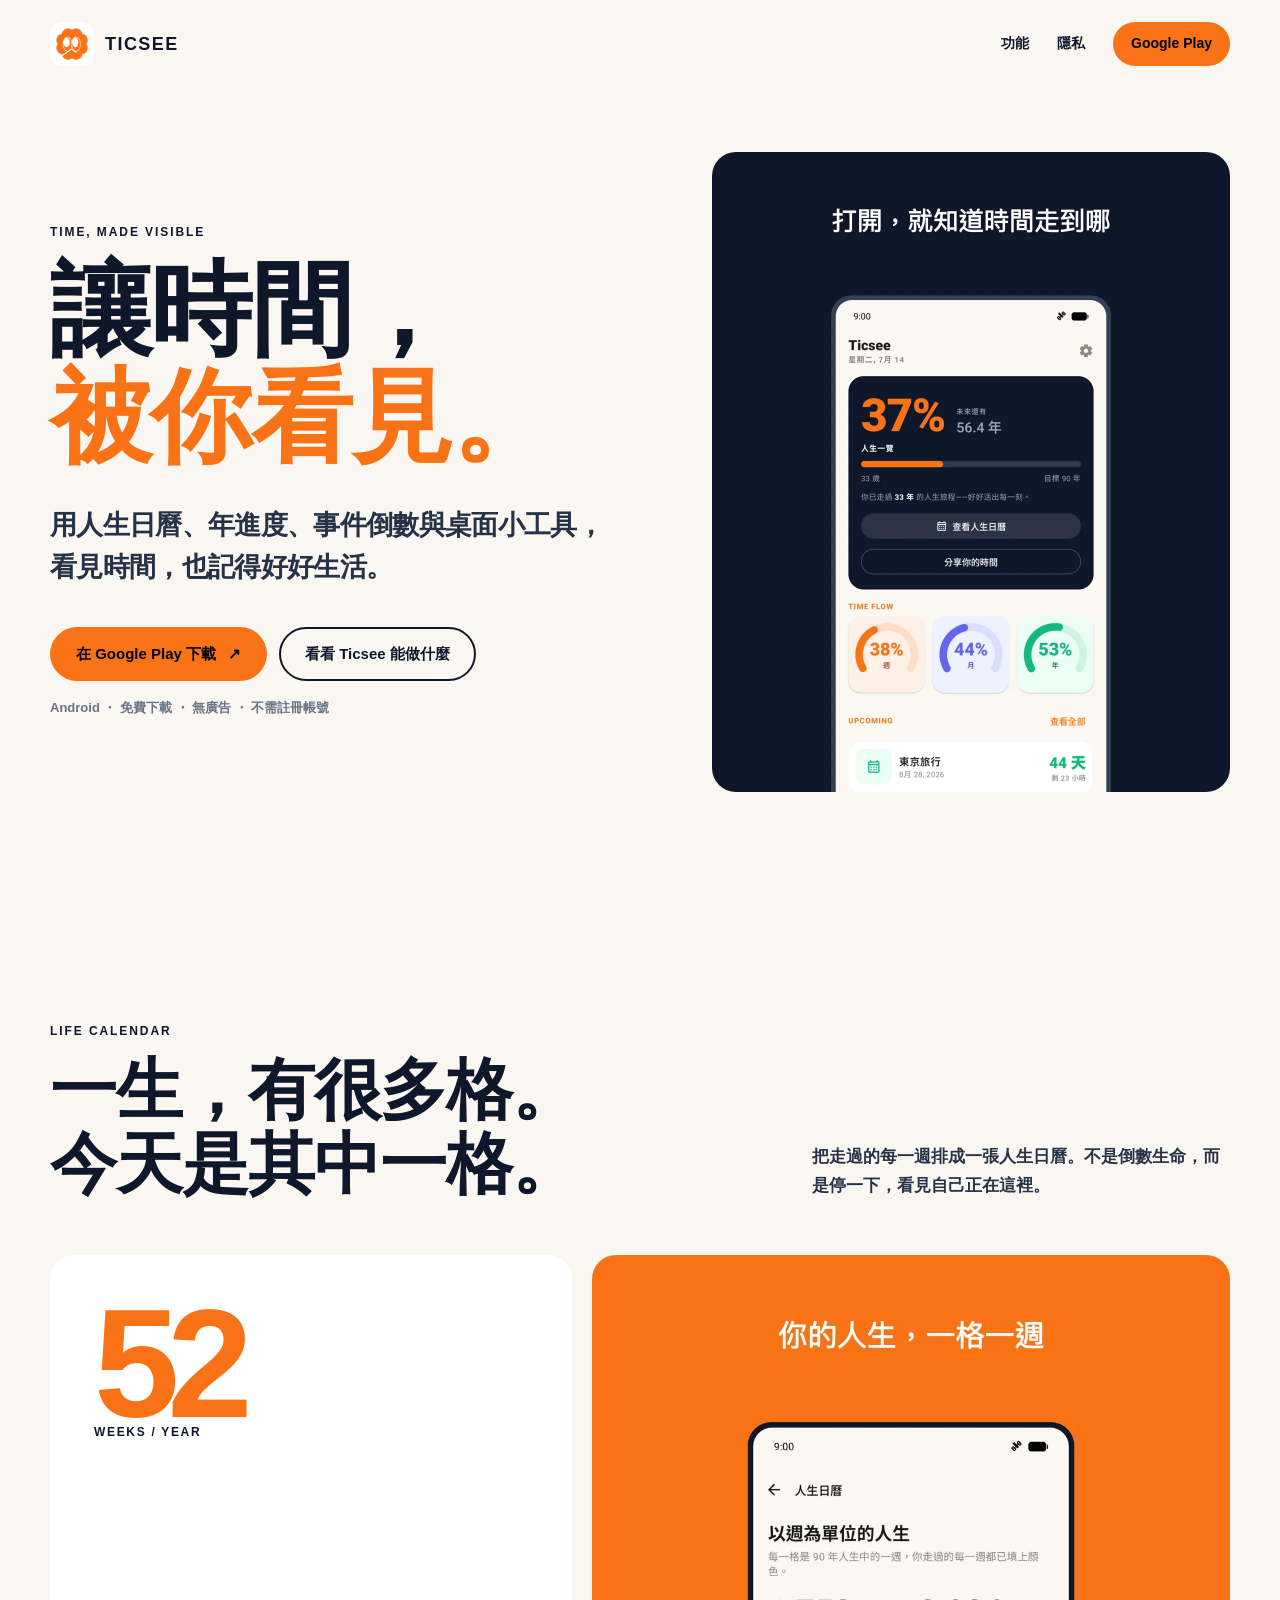
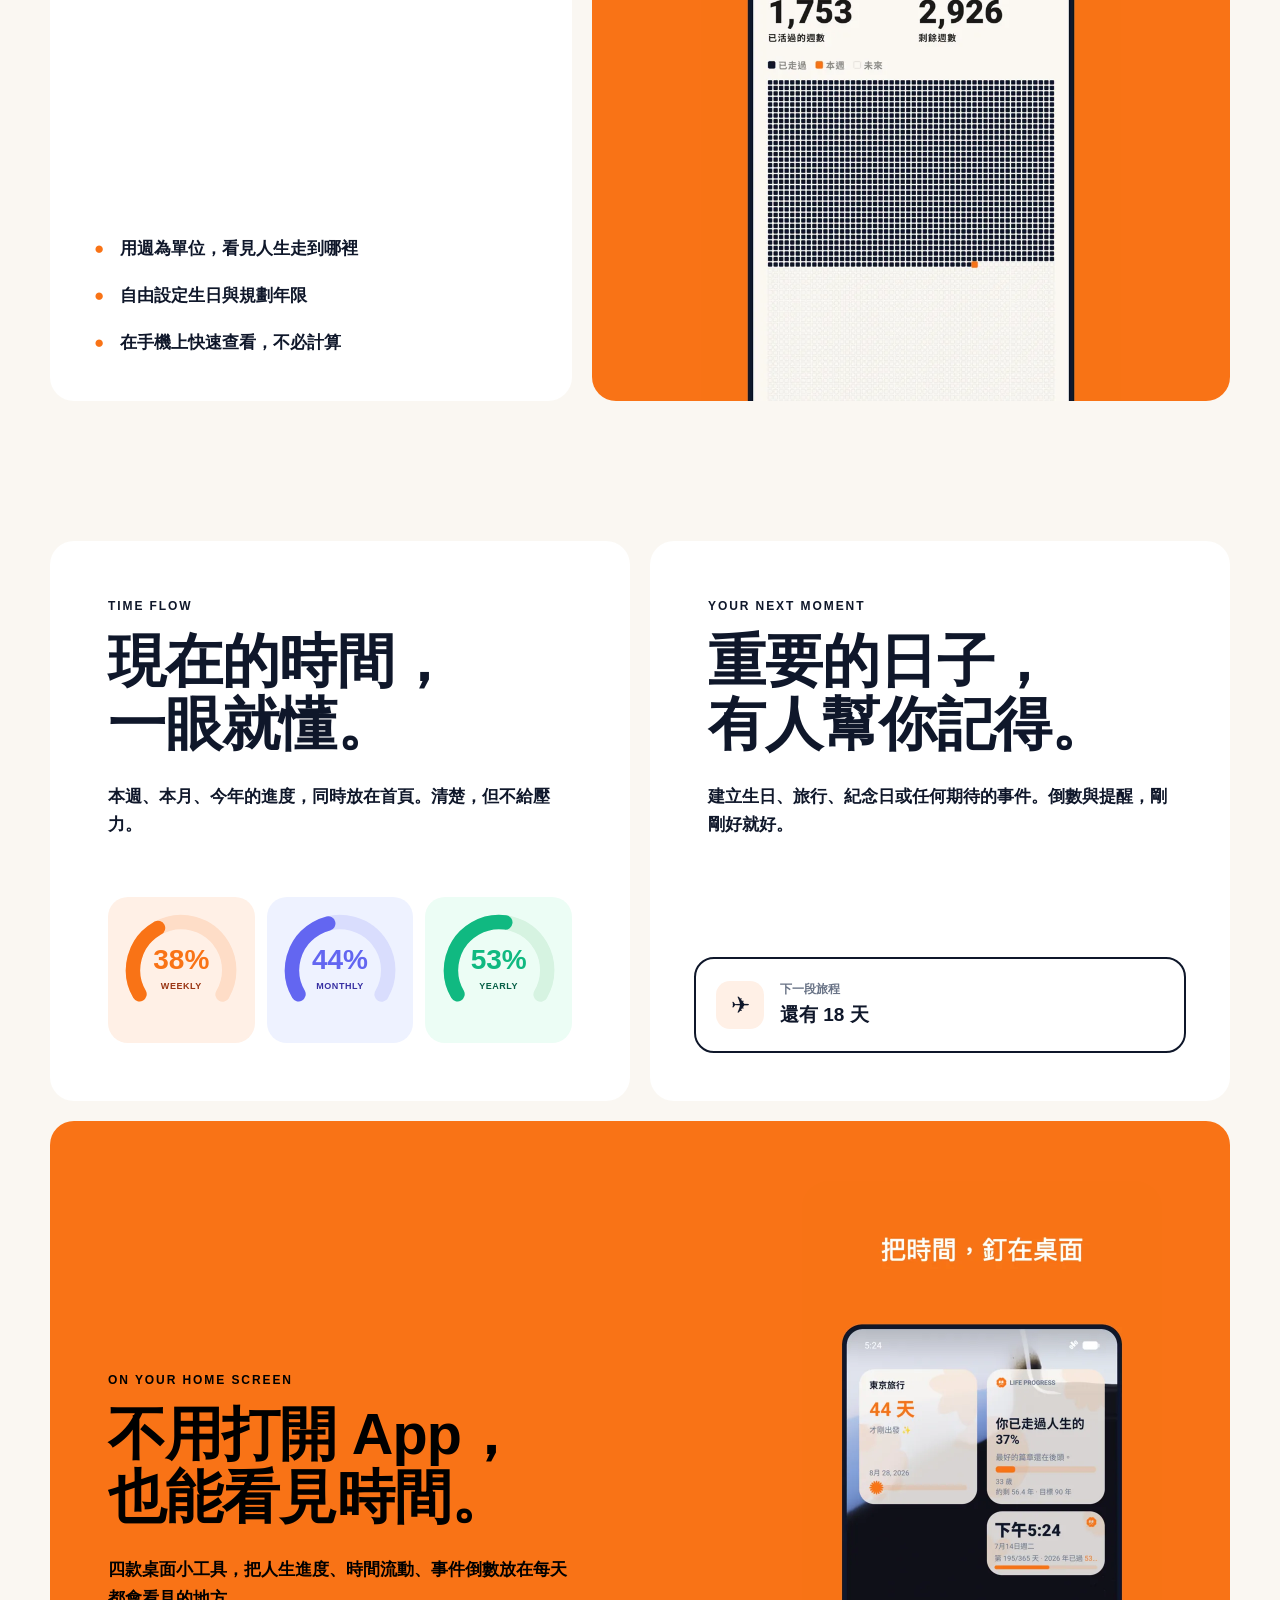
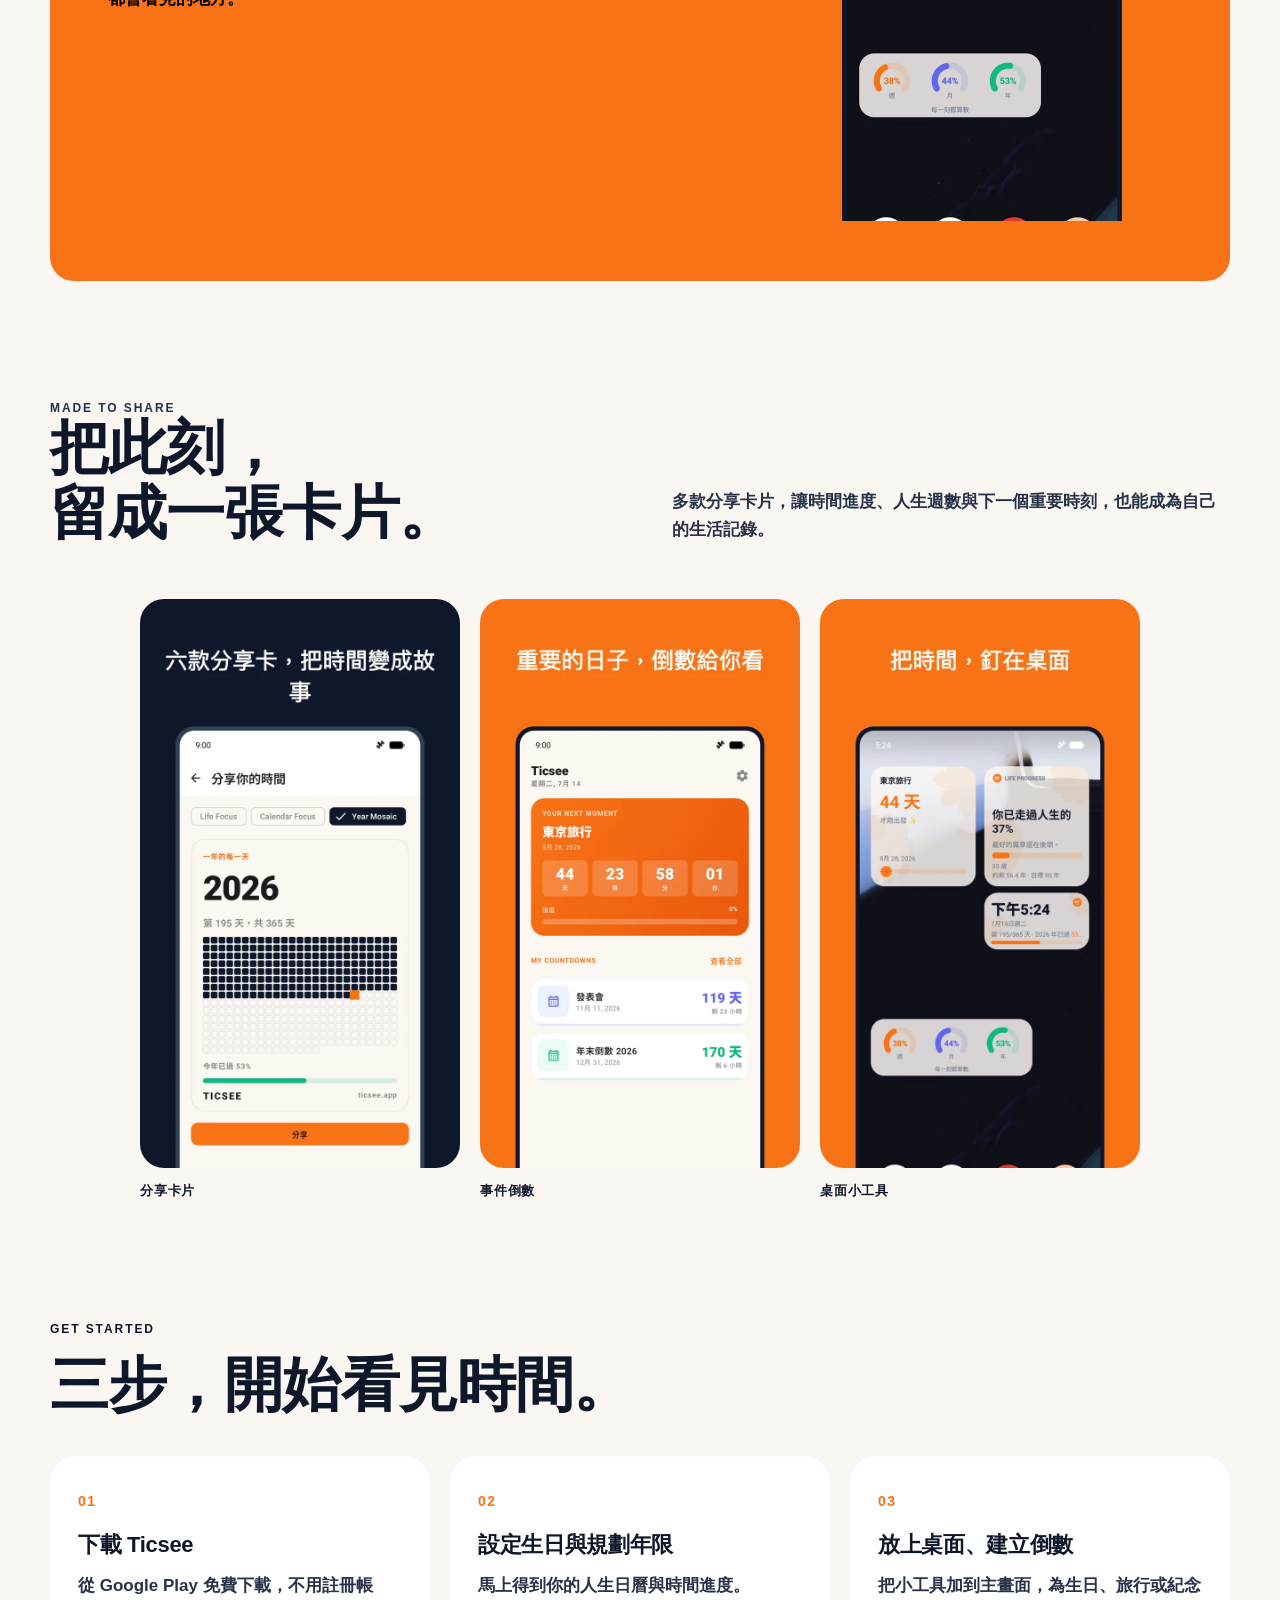
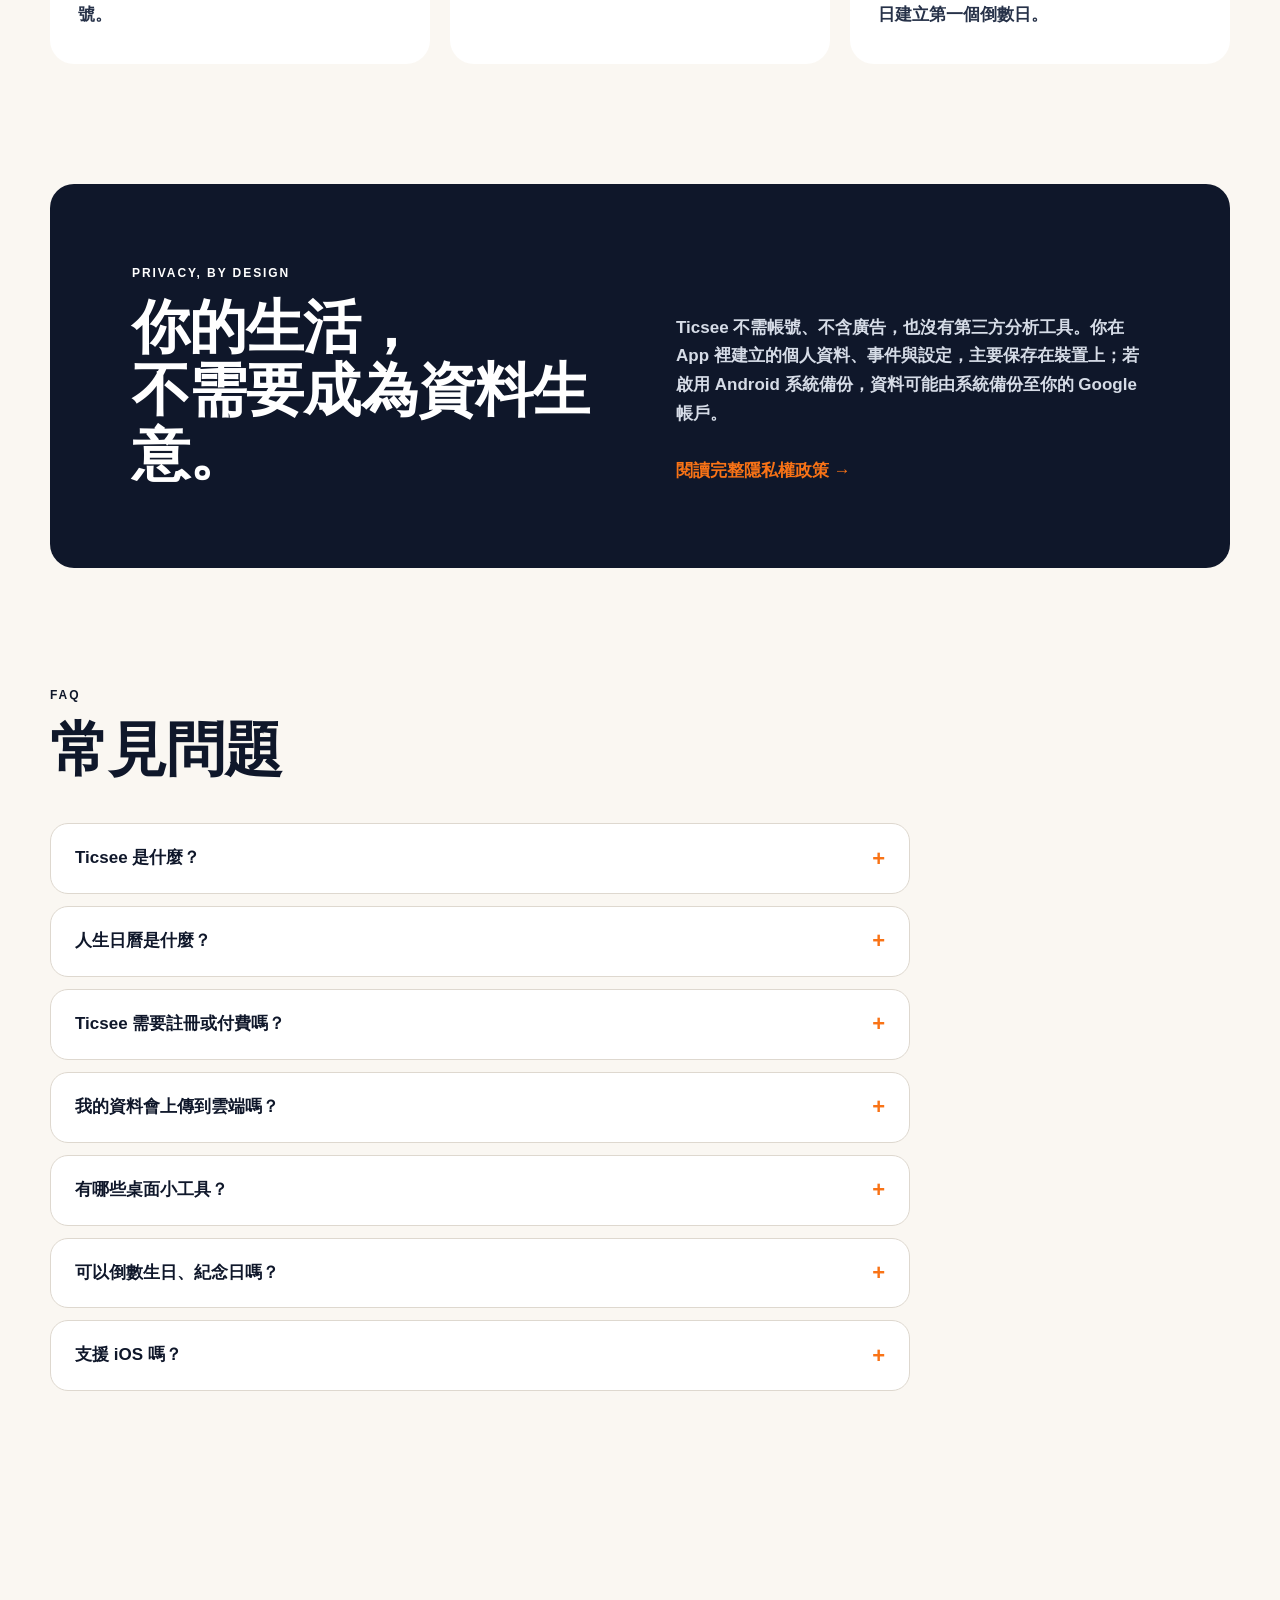
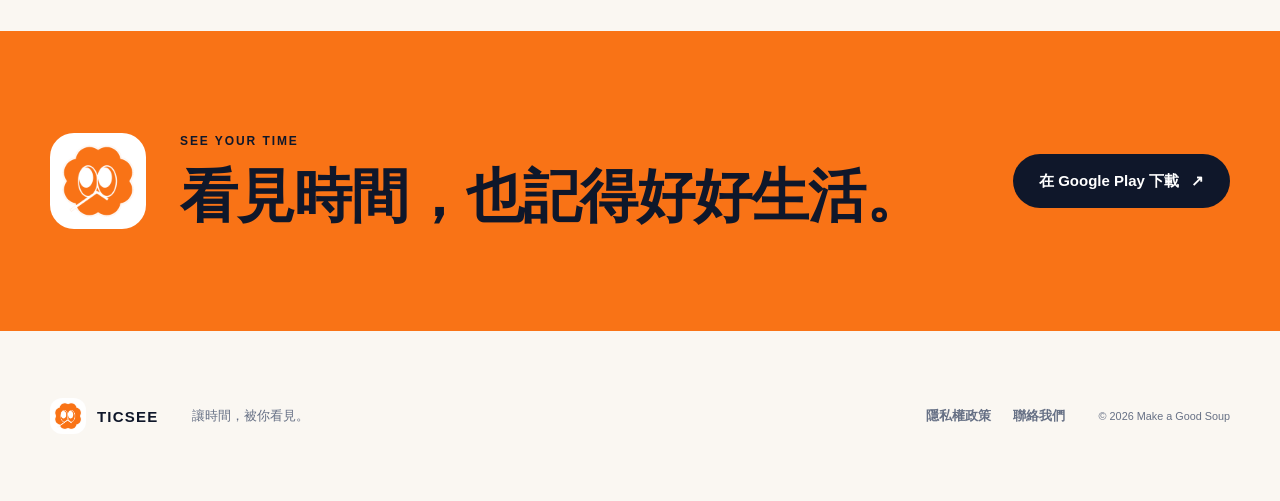
<file: index.html>
<!doctype html>
<html lang="zh-Hant-TW">
<head>
  <meta charset="utf-8">
  <meta name="viewport" content="width=device-width, initial-scale=1">
  <title>Ticsee 人生日曆｜時間進度、事件倒數與桌面小工具</title>
  <meta name="description" content="用人生日曆、年進度、事件倒數與桌面小工具，看見時間，也記得好好生活。Ticsee 是一款溫暖、不催促的 Android 時間視覺化 App。">
  <meta name="robots" content="index, follow, max-image-preview:large">
  <meta name="theme-color" content="#F97316">
  <meta name="application-name" content="Ticsee">
  <link rel="canonical" href="https://ticsee.app/">
  <link rel="icon" type="image/png" href="assets/app-icon.png">
  <link rel="apple-touch-icon" href="assets/app-icon.png">
  <link rel="manifest" href="site.webmanifest">

  <meta property="og:type" content="website">
  <meta property="og:locale" content="zh_TW">
  <meta property="og:site_name" content="Ticsee">
  <meta property="og:title" content="Ticsee｜讓時間，被你看見">
  <meta property="og:description" content="用人生日曆、年進度、事件倒數與桌面小工具，看見時間，也記得好好生活。">
  <meta property="og:url" content="https://ticsee.app/">
  <meta property="og:image" content="https://ticsee.app/assets/ticsee-feature.png">
  <meta property="og:image:width" content="1024">
  <meta property="og:image:height" content="500">
  <meta property="og:image:alt" content="Ticsee 讓時間，被你看見">
  <meta name="twitter:card" content="summary_large_image">
  <meta name="twitter:title" content="Ticsee｜讓時間，被你看見">
  <meta name="twitter:description" content="人生日曆、時間進度、事件倒數與桌面小工具。">
  <meta name="twitter:image" content="https://ticsee.app/assets/ticsee-feature.png">

  <script type="application/ld+json">
  {
    "@context": "https://schema.org",
    "@type": "MobileApplication",
    "name": "Ticsee 人生日曆・時間進度・倒數小工具",
    "operatingSystem": "Android",
    "applicationCategory": "LifestyleApplication",
    "description": "用人生日曆、年進度、事件倒數與桌面小工具，看見時間，也記得好好生活。",
    "image": "https://ticsee.app/assets/app-icon.png",
    "screenshot": [
      "https://ticsee.app/assets/screens/life-calendar.webp",
      "https://ticsee.app/assets/screens/home-dashboard.webp",
      "https://ticsee.app/assets/screens/widgets.webp"
    ],
    "downloadUrl": "https://play.google.com/store/apps/details?id=net.makeagoodsoup.ticsee",
    "installUrl": "https://play.google.com/store/apps/details?id=net.makeagoodsoup.ticsee",
    "offers": {
      "@type": "Offer",
      "price": "0",
      "priceCurrency": "TWD"
    },
    "featureList": "人生日曆、年進度、事件倒數、桌面小工具、分享卡片、溫和提醒",
    "publisher": {
      "@type": "Organization",
      "name": "Make a Good Soup"
    }
  }
  </script>
  <link rel="stylesheet" href="styles.css">
</head>
<body>
  <a class="skip-link" href="#main-content">跳到主要內容</a>

  <header class="site-header">
    <a class="wordmark" href="./" aria-label="Ticsee 首頁">
      <img src="assets/app-icon.png" alt="" width="44" height="44">
      <span>TICSEE</span>
    </a>
    <nav aria-label="主要導覽">
      <a href="#features">功能</a>
      <a href="#privacy">隱私</a>
      <a class="nav-cta" href="https://play.google.com/store/apps/details?id=net.makeagoodsoup.ticsee&amp;utm_source=ticsee-site&amp;utm_medium=web&amp;utm_campaign=landing" target="_blank" rel="noopener noreferrer">Google Play</a>
    </nav>
  </header>

  <main id="main-content">
    <section class="hero wrap">
      <div class="hero-copy">
        <p class="kicker">TIME, MADE VISIBLE</p>
        <h1>讓時間，<br><span>被你看見。</span></h1>
        <p class="lede">用人生日曆、年進度、事件倒數與桌面小工具，看見時間，也記得好好生活。</p>
        <div class="hero-actions">
          <a class="button button-primary" href="https://play.google.com/store/apps/details?id=net.makeagoodsoup.ticsee&amp;utm_source=ticsee-site&amp;utm_medium=web&amp;utm_campaign=landing" target="_blank" rel="noopener noreferrer">
            <span class="button-label">在 Google Play 下載</span>
            <span aria-hidden="true">↗</span>
          </a>
          <a class="button button-ghost" href="#features">看看 Ticsee 能做什麼</a>
        </div>
        <p class="microcopy">Android ・ 免費下載 ・ 無廣告 ・ 不需註冊帳號</p>
      </div>

      <div class="hero-visual">
        <img src="assets/screens/home-dashboard.webp" alt="Ticsee 首頁顯示年進度與時間流動" width="720" height="1280" fetchpriority="high">
      </div>
    </section>

    <section class="intro wrap" id="features">
      <p class="kicker">LIFE CALENDAR</p>
      <div class="section-heading">
        <h2>一生，有很多格。<br>今天是其中一格。</h2>
        <p>把走過的每一週排成一張人生日曆。不是倒數生命，而是停一下，看見自己正在這裡。</p>
      </div>
      <div class="feature-showcase" id="life-calendar-preview">
        <div class="showcase-copy">
          <div class="metric" role="img" aria-label="一年 52 週">
            <strong>52</strong>
            <span>WEEKS / YEAR</span>
          </div>
          <ul class="check-list">
            <li>用週為單位，看見人生走到哪裡</li>
            <li>自由設定生日與規劃年限</li>
            <li>在手機上快速查看，不必計算</li>
          </ul>
        </div>
        <div class="phone-stage orange-stage">
          <img src="assets/screens/life-calendar.webp" alt="Ticsee 人生日曆以方格呈現人生週數" width="720" height="1280" loading="lazy">
        </div>
      </div>
    </section>

    <section class="feature-grid wrap" id="feature-cards" aria-label="Ticsee 主要功能">
      <article class="feature-card card-time-flow" id="time-flow">
        <p class="kicker">TIME FLOW</p>
        <h2>現在的時間，<br>一眼就懂。</h2>
        <p>本週、本月、今年的進度，同時放在首頁。清楚，但不給壓力。</p>
        <div class="time-flow-cards" role="img" aria-label="本週進度 38%，本月進度 44%，今年進度 53%">
          <div class="time-flow-tile" style="--accent: #F97316; --track: #FEDDC7; --tile: #FFF0E6; --label: #9A3412" aria-hidden="true">
            <span class="time-flow-ring">
              <svg viewBox="0 0 100 100" aria-hidden="true">
                <circle class="ring-track" cx="50" cy="50" r="40" />
                <circle class="ring-value" cx="50" cy="50" r="40" style="--arc: 63.670" />
              </svg>
              <span><strong>38%</strong><small>WEEKLY</small></span>
            </span>
          </div>
          <div class="time-flow-tile" style="--accent: #6366F1; --track: #D9DDFD; --tile: #EEF2FF; --label: #3730A3" aria-hidden="true">
            <span class="time-flow-ring">
              <svg viewBox="0 0 100 100" aria-hidden="true">
                <circle class="ring-track" cx="50" cy="50" r="40" />
                <circle class="ring-value" cx="50" cy="50" r="40" style="--arc: 73.723" />
              </svg>
              <span><strong>44%</strong><small>MONTHLY</small></span>
            </span>
          </div>
          <div class="time-flow-tile" style="--accent: #10B981; --track: #D6F3E1; --tile: #ECFDF5; --label: #065F46" aria-hidden="true">
            <span class="time-flow-ring">
              <svg viewBox="0 0 100 100" aria-hidden="true">
                <circle class="ring-track" cx="50" cy="50" r="40" />
                <circle class="ring-value" cx="50" cy="50" r="40" style="--arc: 88.803" />
              </svg>
              <span><strong>53%</strong><small>YEARLY</small></span>
            </span>
          </div>
        </div>
      </article>

      <article class="feature-card card-paper">
        <p class="kicker">YOUR NEXT MOMENT</p>
        <h2>重要的日子，<br>有人幫你記得。</h2>
        <p>建立生日、旅行、紀念日或任何期待的事件。倒數與提醒，剛剛好就好。</p>
        <div class="countdown-chip">
          <span aria-hidden="true">✈</span>
          <span><small>下一段旅程</small><strong>還有 18 天</strong></span>
        </div>
      </article>

      <article class="feature-card card-orange" id="home-screen-widgets">
        <div class="card-orange-copy">
          <p class="kicker">ON YOUR HOME SCREEN</p>
          <h2>不用打開 App，<br>也能看見時間。</h2>
          <p>四款桌面小工具，把人生進度、時間流動、事件倒數放在每天都會看見的地方。</p>
        </div>
        <figure class="widget-media">
          <img class="card-screen" src="assets/screens/widgets.webp" alt="Ticsee 四款 Android 桌面小工具完整畫面" width="720" height="1280" loading="lazy">
        </figure>
      </article>
    </section>

    <section class="gallery-section wrap" id="gallery">
      <div class="section-heading compact">
        <div>
          <p class="kicker">MADE TO SHARE</p>
          <h2>把此刻，<br>留成一張卡片。</h2>
        </div>
        <p>多款分享卡片，讓時間進度、人生週數與下一個重要時刻，也能成為自己的生活記錄。</p>
      </div>
      <p class="gallery-hint" id="gallery-hint">左右滑動，查看更多 App 畫面</p>
      <div class="screen-gallery" role="group" aria-label="Ticsee App 畫面" aria-describedby="gallery-hint" tabindex="0">
        <figure>
          <img src="assets/screens/share-card.webp" alt="Ticsee 分享卡片功能" width="720" height="1280" loading="lazy">
          <figcaption>分享卡片</figcaption>
        </figure>
        <figure>
          <img src="assets/screens/event-countdown.webp" alt="Ticsee 事件倒數功能" width="720" height="1280" loading="lazy">
          <figcaption>事件倒數</figcaption>
        </figure>
        <figure>
          <img src="assets/screens/widgets.webp" alt="Ticsee 桌面小工具在主畫面顯示時間進度" width="720" height="1280" loading="lazy">
          <figcaption>桌面小工具</figcaption>
        </figure>
      </div>
    </section>

    <section class="steps wrap" aria-label="開始使用 Ticsee 的三個步驟">
      <p class="kicker">GET STARTED</p>
      <h2>三步，開始看見時間。</h2>
      <ol class="steps-list">
        <li>
          <strong>01</strong>
          <h3>下載 Ticsee</h3>
          <p>從 Google Play 免費下載，不用註冊帳號。</p>
        </li>
        <li>
          <strong>02</strong>
          <h3>設定生日與規劃年限</h3>
          <p>馬上得到你的人生日曆與時間進度。</p>
        </li>
        <li>
          <strong>03</strong>
          <h3>放上桌面、建立倒數</h3>
          <p>把小工具加到主畫面，為生日、旅行或紀念日建立第一個倒數日。</p>
        </li>
      </ol>
    </section>

    <section class="privacy-promise wrap" id="privacy">
      <div>
        <p class="kicker">PRIVACY, BY DESIGN</p>
        <h2>你的生活，<br>不需要成為資料生意。</h2>
      </div>
      <div class="privacy-copy">
        <p>Ticsee 不需帳號、不含廣告，也沒有第三方分析工具。你在 App 裡建立的個人資料、事件與設定，主要保存在裝置上；若啟用 Android 系統備份，資料可能由系統備份至你的 Google 帳戶。</p>
        <a class="text-link" href="privacy.html">閱讀完整隱私權政策 <span aria-hidden="true">→</span></a>
      </div>
    </section>

    <section class="faq wrap" id="faq">
      <p class="kicker">FAQ</p>
      <h2>常見問題</h2>
      <div class="faq-list">
        <details>
          <summary>Ticsee 是什麼？</summary>
          <p>Ticsee 是一款 Android 的人生日曆與時間進度 App：把今天、本週、今年的進度視覺化，並提供事件倒數與桌面小工具，免費且無廣告。</p>
        </details>
        <details>
          <summary>人生日曆是什麼？</summary>
          <p>人生日曆把你走過的每一週排成一格一格的圖，讓你直觀看見人生進度與剩餘週數；設定生日與規劃年限後就會自動產生。</p>
        </details>
        <details>
          <summary>Ticsee 需要註冊或付費嗎？</summary>
          <p>不用。Ticsee 免費下載、沒有廣告，也不需要建立帳號，打開就能使用。</p>
        </details>
        <details>
          <summary>我的資料會上傳到雲端嗎？</summary>
          <p>不會上傳到我們的伺服器——事件與設定保存在你的手機上；若你開啟 Android 系統備份，備份由你的 Google 帳戶與裝置設定控制。細節請見<a href="privacy.html">隱私權政策</a>。</p>
        </details>
        <details>
          <summary>有哪些桌面小工具？</summary>
          <p>Ticsee 提供四款 Android 桌面小工具，把人生進度、時間流動與事件倒數放在主畫面上，不用打開 App 也能看見時間。</p>
        </details>
        <details>
          <summary>可以倒數生日、紀念日嗎？</summary>
          <p>可以。建立事件後就有倒數日顯示，也能開啟生日提醒、紀念日提醒或每日提醒，時間到了溫和地通知你。</p>
        </details>
        <details>
          <summary>支援 iOS 嗎？</summary>
          <p>目前僅支援 Android；iOS 版本尚未定案，若有消息會在 Google Play 頁面與本網站公告。</p>
        </details>
      </div>
      <script type="application/ld+json">
      {
        "@context": "https://schema.org",
        "@type": "FAQPage",
        "mainEntity": [
          {
            "@type": "Question",
            "name": "Ticsee 是什麼？",
            "acceptedAnswer": { "@type": "Answer", "text": "Ticsee 是一款 Android 的人生日曆與時間進度 App：把今天、本週、今年的進度視覺化，並提供事件倒數與桌面小工具，免費且無廣告。" }
          },
          {
            "@type": "Question",
            "name": "人生日曆是什麼？",
            "acceptedAnswer": { "@type": "Answer", "text": "人生日曆把你走過的每一週排成一格一格的圖，讓你直觀看見人生進度與剩餘週數；設定生日與規劃年限後就會自動產生。" }
          },
          {
            "@type": "Question",
            "name": "Ticsee 需要註冊或付費嗎？",
            "acceptedAnswer": { "@type": "Answer", "text": "不用。Ticsee 免費下載、沒有廣告，也不需要建立帳號，打開就能使用。" }
          },
          {
            "@type": "Question",
            "name": "我的資料會上傳到雲端嗎？",
            "acceptedAnswer": { "@type": "Answer", "text": "不會上傳到我們的伺服器——事件與設定保存在你的手機上；若你開啟 Android 系統備份，備份由你的 Google 帳戶與裝置設定控制。細節請見隱私權政策。" }
          },
          {
            "@type": "Question",
            "name": "有哪些桌面小工具？",
            "acceptedAnswer": { "@type": "Answer", "text": "Ticsee 提供四款 Android 桌面小工具，把人生進度、時間流動與事件倒數放在主畫面上，不用打開 App 也能看見時間。" }
          },
          {
            "@type": "Question",
            "name": "可以倒數生日、紀念日嗎？",
            "acceptedAnswer": { "@type": "Answer", "text": "可以。建立事件後就有倒數日顯示，也能開啟生日提醒、紀念日提醒或每日提醒，時間到了溫和地通知你。" }
          },
          {
            "@type": "Question",
            "name": "支援 iOS 嗎？",
            "acceptedAnswer": { "@type": "Answer", "text": "目前僅支援 Android；iOS 版本尚未定案，若有消息會在 Google Play 頁面與本網站公告。" }
          }
        ]
      }
      </script>
    </section>

    <section class="final-cta">
      <div class="wrap final-cta-inner">
        <img src="assets/app-icon.png" alt="Ticsee App 圖示" width="96" height="96" loading="lazy">
        <div>
          <p class="kicker">SEE YOUR TIME</p>
          <h2>看見時間，也記得好好生活。</h2>
        </div>
        <a class="button button-ink" href="https://play.google.com/store/apps/details?id=net.makeagoodsoup.ticsee&amp;utm_source=ticsee-site&amp;utm_medium=web&amp;utm_campaign=landing" target="_blank" rel="noopener noreferrer">在 Google Play 下載 <span aria-hidden="true">↗</span></a>
      </div>
    </section>
  </main>

  <footer class="site-footer wrap">
    <a class="wordmark footer-wordmark" href="./" aria-label="Ticsee 首頁">
      <img src="assets/app-icon.png" alt="" width="36" height="36" loading="lazy">
      <span>TICSEE</span>
    </a>
    <p>讓時間，被你看見。</p>
    <div class="footer-links">
      <a href="privacy.html">隱私權政策</a>
      <a href="mailto:makeagoodsoup6@gmail.com">聯絡我們</a>
    </div>
    <small>© 2026 Make a Good Soup</small>
  </footer>
</body>
</html>
</file>
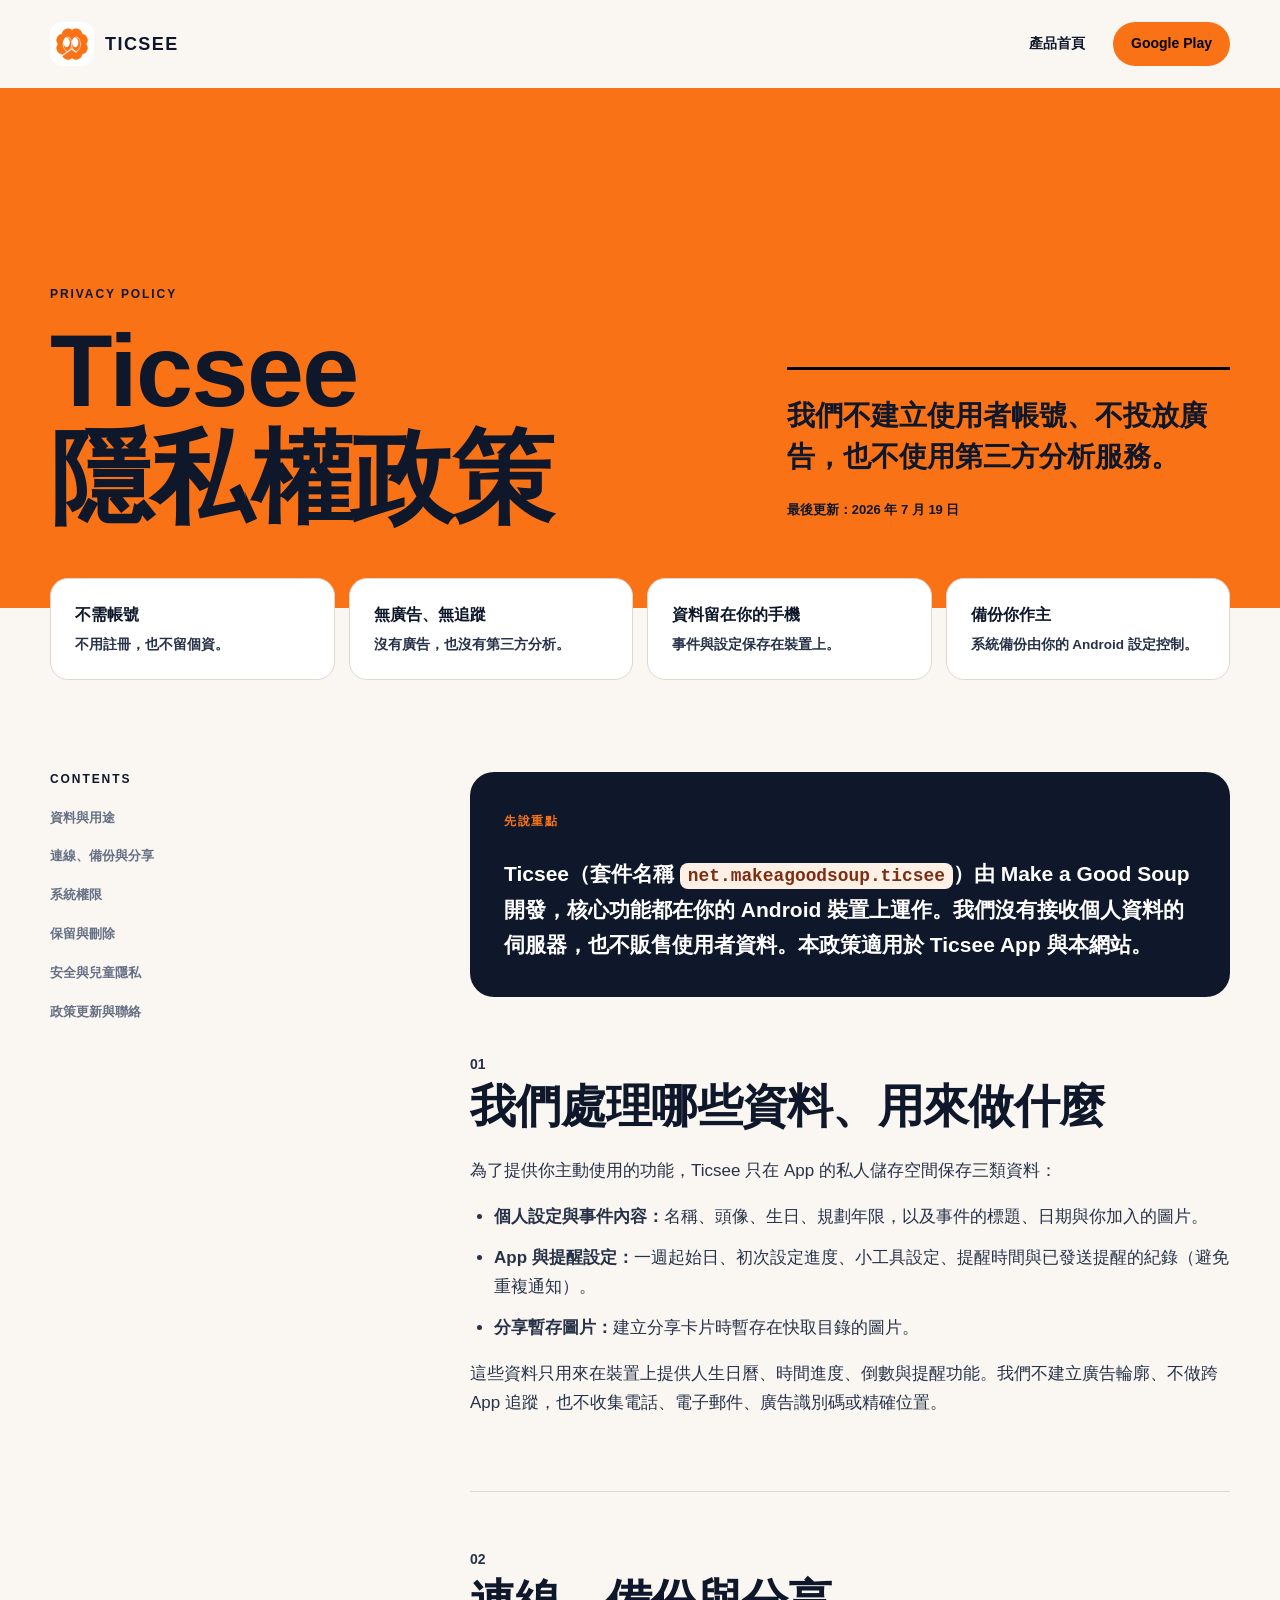
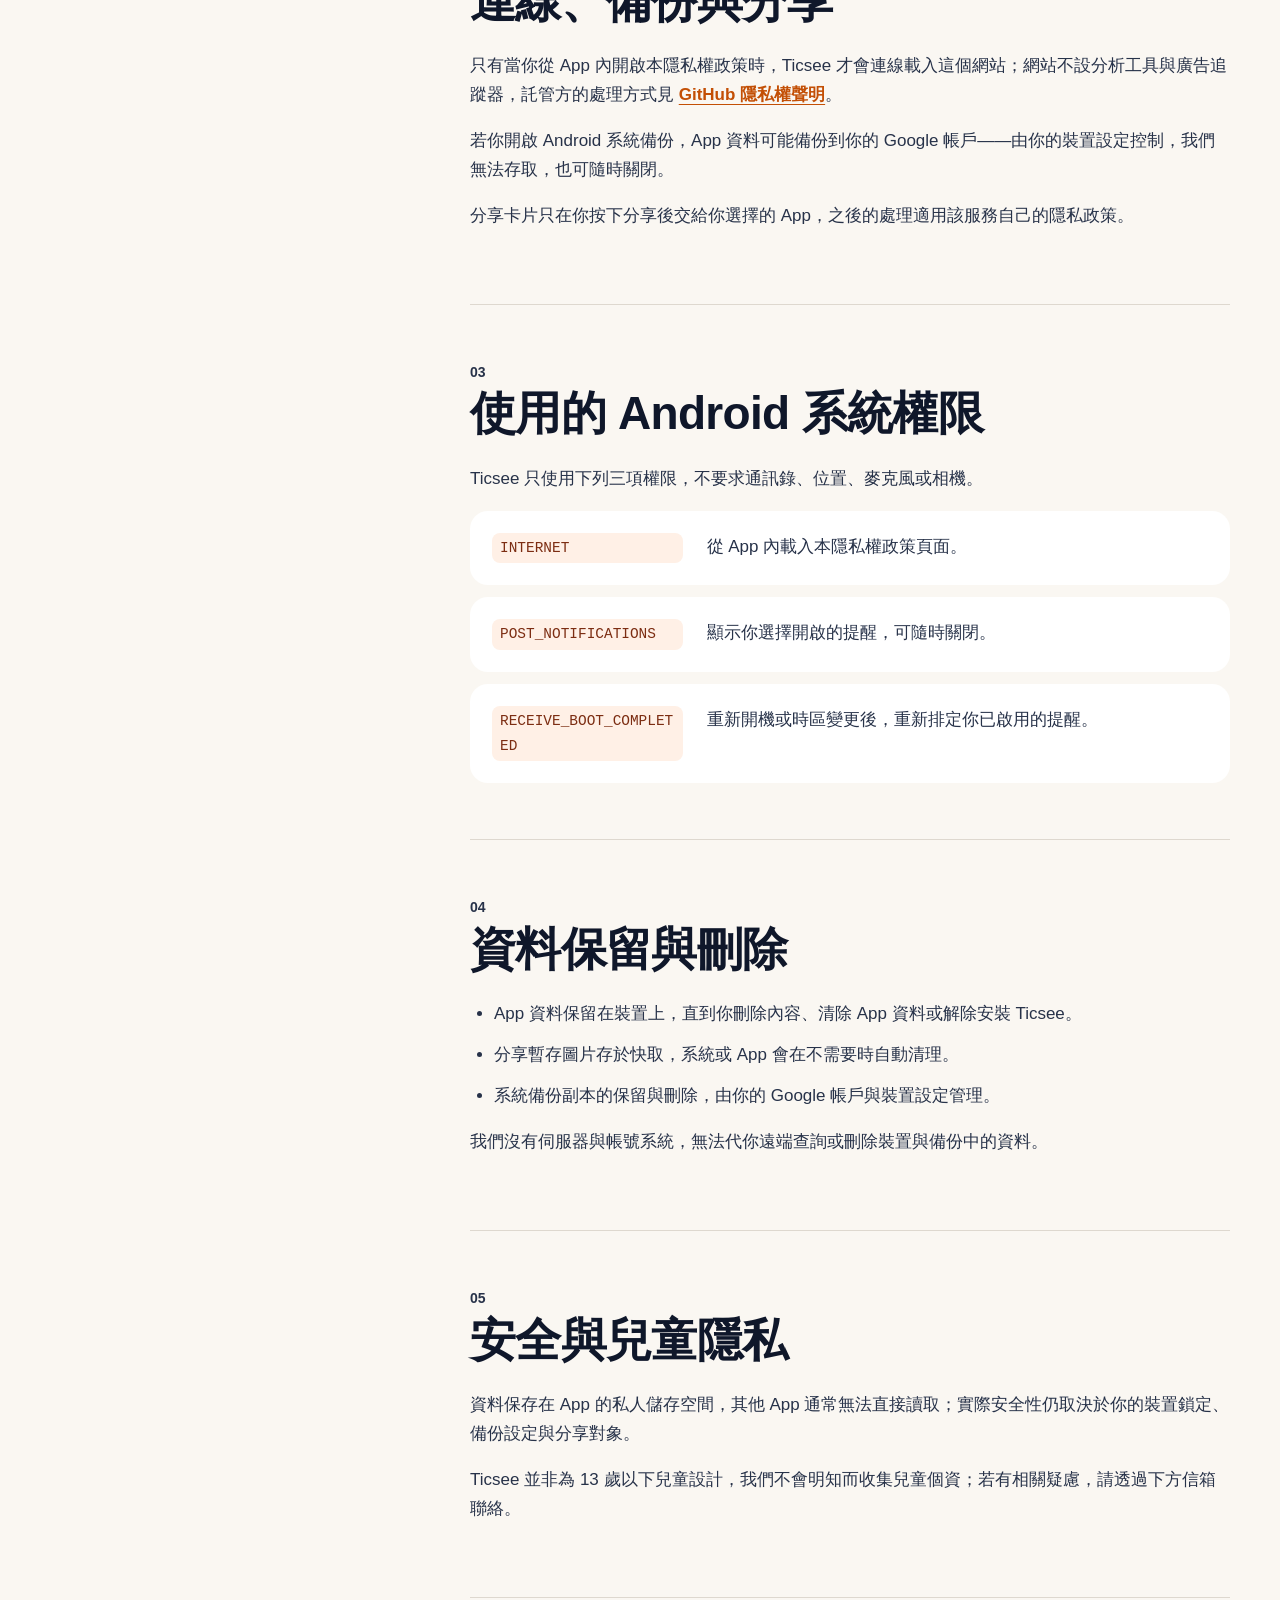
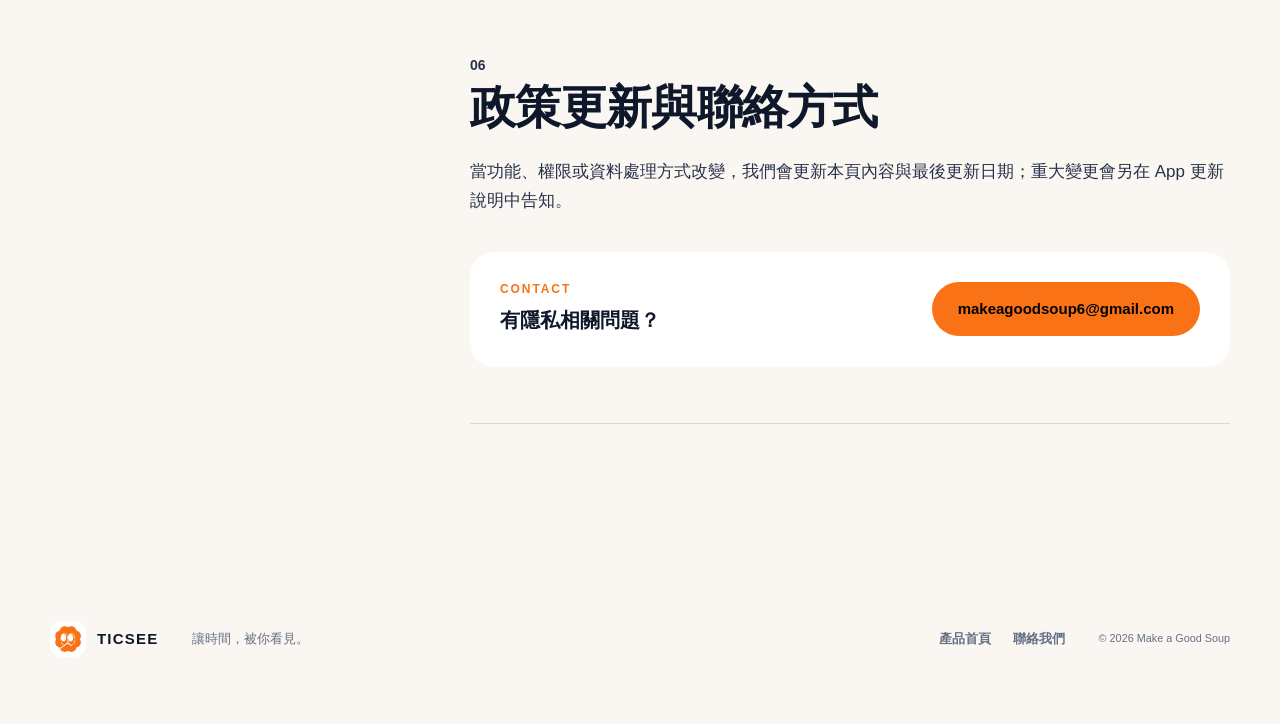
<file: privacy.html>
<!doctype html>
<html lang="zh-Hant-TW">
<head>
  <meta charset="utf-8">
  <meta name="viewport" content="width=device-width, initial-scale=1">
  <title>Ticsee 隱私權政策</title>
  <meta name="description" content="Ticsee 隱私權政策：了解 Ticsee 如何在裝置上處理個人設定、事件、提醒、Android 系統備份與分享卡片。">
  <meta name="robots" content="index, follow">
  <meta name="theme-color" content="#F97316">
  <link rel="canonical" href="https://ticsee.app/privacy.html">
  <link rel="icon" type="image/png" href="assets/app-icon.png">
  <link rel="apple-touch-icon" href="assets/app-icon.png">
  <meta property="og:type" content="article">
  <meta property="og:locale" content="zh_TW">
  <meta property="og:site_name" content="Ticsee">
  <meta property="og:title" content="Ticsee 隱私權政策">
  <meta property="og:description" content="Ticsee 如何在裝置上處理資料、權限、系統備份與分享。">
  <meta property="og:url" content="https://ticsee.app/privacy.html">
  <meta property="og:image" content="https://ticsee.app/assets/ticsee-feature.png">
  <link rel="stylesheet" href="styles.css">
</head>
<body class="policy-page">
  <a class="skip-link" href="#policy-content">跳到隱私權政策</a>

  <header class="site-header">
    <a class="wordmark" href="./" aria-label="Ticsee 首頁">
      <img src="assets/app-icon.png" alt="" width="44" height="44">
      <span>TICSEE</span>
    </a>
    <nav aria-label="政策頁導覽">
      <a href="./">產品首頁</a>
      <a class="nav-cta" href="https://play.google.com/store/apps/details?id=net.makeagoodsoup.ticsee" target="_blank" rel="noopener noreferrer">Google Play</a>
    </nav>
  </header>

  <main id="policy-content">
    <header class="policy-hero">
      <div class="wrap policy-hero-inner">
        <div>
          <p class="kicker">PRIVACY POLICY</p>
          <h1>Ticsee<br>隱私權政策</h1>
        </div>
        <div class="policy-summary">
          <p>我們不建立使用者帳號、不投放廣告，也不使用第三方分析服務。</p>
          <span>最後更新：2026 年 7 月 19 日</span>
        </div>
      </div>
    </header>

    <section class="policy-promises wrap" aria-label="隱私重點摘要">
      <div><strong>不需帳號</strong><p>不用註冊，也不留個資。</p></div>
      <div><strong>無廣告、無追蹤</strong><p>沒有廣告，也沒有第三方分析。</p></div>
      <div><strong>資料留在你的手機</strong><p>事件與設定保存在裝置上。</p></div>
      <div><strong>備份你作主</strong><p>系統備份由你的 Android 設定控制。</p></div>
    </section>

    <div class="policy-layout wrap">
      <aside class="policy-nav" aria-label="政策章節">
        <p class="kicker">CONTENTS</p>
        <ol>
          <li><a href="#data">資料與用途</a></li>
          <li><a href="#transfer">連線、備份與分享</a></li>
          <li><a href="#permissions">系統權限</a></li>
          <li><a href="#retention">保留與刪除</a></li>
          <li><a href="#security">安全與兒童隱私</a></li>
          <li><a href="#updates">政策更新與聯絡</a></li>
        </ol>
      </aside>

      <article class="policy-article">
        <section class="policy-lead">
          <strong>先說重點</strong>
          <p>Ticsee（套件名稱 <code>net.makeagoodsoup.ticsee</code>）由 Make a Good Soup 開發，核心功能都在你的 Android 裝置上運作。我們沒有接收個人資料的伺服器，也不販售使用者資料。本政策適用於 Ticsee App 與本網站。</p>
        </section>

        <section id="data">
          <p class="section-number">01</p>
          <h2>我們處理哪些資料、用來做什麼</h2>
          <p>為了提供你主動使用的功能，Ticsee 只在 App 的私人儲存空間保存三類資料：</p>
          <ul>
            <li><strong>個人設定與事件內容：</strong>名稱、頭像、生日、規劃年限，以及事件的標題、日期與你加入的圖片。</li>
            <li><strong>App 與提醒設定：</strong>一週起始日、初次設定進度、小工具設定、提醒時間與已發送提醒的紀錄（避免重複通知）。</li>
            <li><strong>分享暫存圖片：</strong>建立分享卡片時暫存在快取目錄的圖片。</li>
          </ul>
          <p>這些資料只用來在裝置上提供人生日曆、時間進度、倒數與提醒功能。我們不建立廣告輪廓、不做跨 App 追蹤，也不收集電話、電子郵件、廣告識別碼或精確位置。</p>
        </section>

        <section id="transfer">
          <p class="section-number">02</p>
          <h2>連線、備份與分享</h2>
          <p>只有當你從 App 內開啟本隱私權政策時，Ticsee 才會連線載入這個網站；網站不設分析工具與廣告追蹤器，託管方的處理方式見 <a href="https://docs.github.com/en/site-policy/privacy-policies/github-general-privacy-statement" target="_blank" rel="noopener noreferrer">GitHub 隱私權聲明</a>。</p>
          <p>若你開啟 Android 系統備份，App 資料可能備份到你的 Google 帳戶——由你的裝置設定控制，我們無法存取，也可隨時關閉。</p>
          <p>分享卡片只在你按下分享後交給你選擇的 App，之後的處理適用該服務自己的隱私政策。</p>
        </section>

        <section id="permissions">
          <p class="section-number">03</p>
          <h2>使用的 Android 系統權限</h2>
          <p>Ticsee 只使用下列三項權限，不要求通訊錄、位置、麥克風或相機。</p>
          <div class="permission-list">
            <div>
              <code>INTERNET</code>
              <p>從 App 內載入本隱私權政策頁面。</p>
            </div>
            <div>
              <code>POST_NOTIFICATIONS</code>
              <p>顯示你選擇開啟的提醒，可隨時關閉。</p>
            </div>
            <div>
              <code>RECEIVE_BOOT_COMPLETED</code>
              <p>重新開機或時區變更後，重新排定你已啟用的提醒。</p>
            </div>
          </div>
        </section>

        <section id="retention">
          <p class="section-number">04</p>
          <h2>資料保留與刪除</h2>
          <ul>
            <li>App 資料保留在裝置上，直到你刪除內容、清除 App 資料或解除安裝 Ticsee。</li>
            <li>分享暫存圖片存於快取，系統或 App 會在不需要時自動清理。</li>
            <li>系統備份副本的保留與刪除，由你的 Google 帳戶與裝置設定管理。</li>
          </ul>
          <p>我們沒有伺服器與帳號系統，無法代你遠端查詢或刪除裝置與備份中的資料。</p>
        </section>

        <section id="security">
          <p class="section-number">05</p>
          <h2>安全與兒童隱私</h2>
          <p>資料保存在 App 的私人儲存空間，其他 App 通常無法直接讀取；實際安全性仍取決於你的裝置鎖定、備份設定與分享對象。</p>
          <p>Ticsee 並非為 13 歲以下兒童設計，我們不會明知而收集兒童個資；若有相關疑慮，請透過下方信箱聯絡。</p>
        </section>

        <section id="updates">
          <p class="section-number">06</p>
          <h2>政策更新與聯絡方式</h2>
          <p>當功能、權限或資料處理方式改變，我們會更新本頁內容與最後更新日期；重大變更會另在 App 更新說明中告知。</p>
          <div class="contact-panel">
            <div>
              <p class="kicker">CONTACT</p>
              <h3>有隱私相關問題？</h3>
            </div>
            <a class="button button-primary" href="mailto:makeagoodsoup6@gmail.com">makeagoodsoup6@gmail.com</a>
          </div>
        </section>
      </article>
    </div>
  </main>

  <footer class="site-footer wrap">
    <a class="wordmark footer-wordmark" href="./" aria-label="Ticsee 首頁">
      <img src="assets/app-icon.png" alt="" width="36" height="36" loading="lazy">
      <span>TICSEE</span>
    </a>
    <p>讓時間，被你看見。</p>
    <div class="footer-links">
      <a href="./">產品首頁</a>
      <a href="mailto:makeagoodsoup6@gmail.com">聯絡我們</a>
    </div>
    <small>© 2026 Make a Good Soup</small>
  </footer>
</body>
</html>
</file>
<file: styles.css>
:root {
  --orange: #f97316;
  --orange-container: #fff0e6;
  --paper: #faf7f2;
  --paper-strong: #f1ece4;
  --white: #ffffff;
  --ink: #0f172a;
  --ink-muted: #94a3b8;
  --body: #273249;
  --line: #ded8cf;
  --indigo: #6366f1;
  --emerald: #10b981;
  --max: 1180px;
  --radius: 24px;
}

* { box-sizing: border-box; }

html {
  scroll-behavior: smooth;
  scroll-padding-top: 92px;
}

body {
  margin: 0;
  background: var(--paper);
  color: var(--ink);
  font-family: Inter, ui-sans-serif, -apple-system, BlinkMacSystemFont, "Segoe UI", "Noto Sans TC", "PingFang TC", "Microsoft JhengHei", sans-serif;
  font-size: 17px;
  line-height: 1.7;
  -webkit-font-smoothing: antialiased;
}

img { display: block; max-width: 100%; height: auto; }
a { color: inherit; }

.wrap {
  width: min(calc(100% - 48px), var(--max));
  margin-inline: auto;
}

.skip-link {
  position: fixed;
  z-index: 99;
  top: 12px;
  left: 12px;
  padding: 10px 16px;
  border-radius: 999px;
  background: var(--ink);
  color: var(--white);
  transform: translateY(-160%);
}

.skip-link:focus { transform: none; }

.site-header {
  position: relative;
  z-index: 20;
  display: flex;
  align-items: center;
  justify-content: space-between;
  width: min(calc(100% - 48px), var(--max));
  min-height: 88px;
  margin-inline: auto;
}

.wordmark {
  display: inline-flex;
  align-items: center;
  gap: 11px;
  color: var(--ink);
  text-decoration: none;
  font-size: 18px;
  font-weight: 900;
  letter-spacing: .08em;
}

.wordmark img { border-radius: 12px; }

.site-header nav {
  display: flex;
  align-items: center;
  gap: 28px;
}

.site-header nav a {
  text-decoration: none;
  font-size: 14px;
  font-weight: 800;
}

.site-header nav a:not(.nav-cta):hover { color: var(--orange); }

.nav-cta {
  padding: 10px 18px;
  border-radius: 999px;
  background: var(--orange);
  color: #000;
}

.kicker {
  margin: 0 0 16px;
  font-size: 12px;
  font-weight: 900;
  letter-spacing: .16em;
  line-height: 1.2;
  text-transform: uppercase;
}

.hero {
  display: grid;
  grid-template-columns: minmax(0, 1.05fr) minmax(360px, .95fr);
  align-items: center;
  gap: clamp(44px, 7vw, 96px);
  min-height: calc(100vh - 88px);
  padding-block: 64px 112px;
}

.hero h1,
.policy-hero h1 {
  margin: 0;
  font-size: clamp(64px, 8vw, 116px);
  font-weight: 900;
  letter-spacing: -.015em;
  line-height: 1.05;
}

.hero h1 span { color: var(--orange); }

.lede {
  max-width: 620px;
  margin: 34px 0 0;
  color: var(--body);
  font-size: clamp(20px, 2.3vw, 27px);
  font-weight: 650;
  letter-spacing: -.025em;
  line-height: 1.55;
}

.hero-actions {
  display: flex;
  flex-wrap: wrap;
  gap: 12px;
  margin-top: 38px;
}

.button {
  display: inline-flex;
  align-items: center;
  justify-content: center;
  gap: 12px;
  min-height: 54px;
  padding: 13px 24px;
  border: 2px solid transparent;
  border-radius: 999px;
  text-decoration: none;
  font-size: 15px;
  font-weight: 900;
  line-height: 1.2;
  transition: transform .18s ease, background-color .18s ease;
}

.button:hover { transform: translateY(-2px); }
.button:focus-visible,
.site-header a:focus-visible,
.text-link:focus-visible,
.policy-nav a:focus-visible {
  outline: 3px solid var(--indigo);
  outline-offset: 4px;
}

.button-primary { background: var(--orange); color: #000; }
.button-ghost { border-color: var(--ink); background: transparent; }
.button-ghost:hover { background: var(--white); }
.button-ink { background: var(--ink); color: var(--white); }

.microcopy {
  margin: 16px 0 0;
  color: #697386;
  font-size: 13px;
  font-weight: 700;
}

.hero-visual {
  position: relative;
  min-height: 640px;
  overflow: hidden;
  border-radius: var(--radius);
  background: var(--ink);
}

.hero-visual img {
  position: absolute;
  inset: 0;
  width: 100%;
  height: 100%;
  object-fit: contain;
}

.intro { padding-block: 120px; }

.section-heading {
  display: grid;
  grid-template-columns: 1.25fr .75fr;
  align-items: end;
  gap: 64px;
  margin-bottom: 54px;
}

.section-heading h2,
.feature-card h2,
.privacy-promise h2,
.final-cta h2 {
  margin: 0;
  font-size: clamp(42px, 5.2vw, 72px);
  font-weight: 900;
  letter-spacing: -.015em;
  line-height: 1.1;
}

.section-heading p { margin: 0; color: var(--body); font-weight: 600; }

.feature-showcase {
  display: grid;
  grid-template-columns: minmax(0, .9fr) minmax(0, 1.1fr);
  align-items: stretch;
  gap: 20px;
}

.showcase-copy {
  display: flex;
  flex-direction: column;
  justify-content: space-between;
  min-height: 660px;
  padding: 44px;
  border-radius: var(--radius);
  background: var(--white);
}

.metric strong {
  display: block;
  margin-bottom: -12px;
  color: var(--orange);
  font-size: clamp(94px, 12vw, 160px);
  font-weight: 900;
  letter-spacing: -.08em;
  line-height: .85;
  font-variant-numeric: tabular-nums;
}

.metric span { font-size: 12px; font-weight: 900; letter-spacing: .14em; }

.check-list {
  display: grid;
  gap: 18px;
  margin: 0;
  padding: 0;
  list-style: none;
  font-weight: 750;
}

.check-list li { position: relative; padding-left: 26px; }
.check-list li::before { position: absolute; left: 0; color: var(--orange); content: "●"; }

.phone-stage {
  display: grid;
  min-height: 0;
  overflow: hidden;
  border-radius: var(--radius);
  place-items: center;
}

.orange-stage { background: var(--orange); }
.phone-stage img {
  position: static;
  width: min(100%, 420px);
  height: auto;
  object-fit: contain;
}

.feature-grid {
  display: grid;
  grid-template-columns: repeat(2, 1fr);
  gap: 20px;
  padding-block: 20px 120px;
}

.feature-card {
  position: relative;
  min-height: 560px;
  padding: clamp(34px, 5vw, 58px);
  overflow: hidden;
  border-radius: var(--radius);
}

.feature-card h2 { font-size: clamp(38px, 4.5vw, 61px); }
.feature-card > p:not(.kicker) { max-width: 520px; margin-top: 26px; font-weight: 650; }
.card-time-flow { display: flex; flex-direction: column; background: var(--white); }
.card-paper { background: var(--white); }
.card-orange {
  display: grid;
  grid-column: 1 / -1;
  grid-template-columns: minmax(0, 1fr) minmax(300px, .62fr);
  align-items: center;
  gap: clamp(28px, 6vw, 72px);
  min-height: 760px;
  background: var(--orange);
  color: #000;
}
.card-orange-copy > p:not(.kicker) { max-width: 470px; margin-top: 26px; font-weight: 650; }
.widget-media { display: grid; min-width: 0; margin: 0; place-items: center; }
.card-screen {
  position: static;
  width: min(100%, 360px);
  height: auto;
  border-radius: 28px;
}

.time-flow-cards {
  display: grid;
  grid-template-columns: repeat(3, minmax(0, 1fr));
  gap: 12px;
  margin-top: auto;
  padding-top: 34px;
}
.time-flow-tile {
  display: grid;
  aspect-ratio: 1;
  place-items: center;
  border-radius: 20px;
  background: var(--tile);
}
.time-flow-ring {
  position: relative;
  display: grid;
  width: 82%;
  aspect-ratio: 1;
  place-items: center;
  border-radius: 50%;
}
.time-flow-ring svg {
  position: absolute;
  inset: 0;
  width: 100%;
  height: 100%;
  overflow: visible;
  transform: rotate(150deg);
}
.time-flow-ring circle {
  fill: none;
  stroke-linecap: round;
  stroke-width: 12;
}
.time-flow-ring .ring-track {
  stroke: var(--track);
  stroke-dasharray: 167.552 251.327;
}
.time-flow-ring .ring-value {
  stroke: var(--accent);
  stroke-dasharray: var(--arc) 251.327;
}
.time-flow-ring > span {
  position: relative;
  z-index: 1;
  display: grid;
  place-content: center;
  text-align: center;
}
.time-flow-ring strong,
.time-flow-ring small { display: block; }
.time-flow-ring strong { color: var(--accent); font-size: clamp(18px, 2.2vw, 28px); font-weight: 900; line-height: 1; }
.time-flow-ring small { margin-top: 5px; color: var(--label); font-size: 9px; font-weight: 900; letter-spacing: .06em; }

.countdown-chip {
  position: absolute;
  right: 44px;
  bottom: 48px;
  left: 44px;
  display: flex;
  align-items: center;
  gap: 16px;
  padding: 20px;
  border: 2px solid var(--ink);
  border-radius: 20px;
}
.countdown-chip > span:first-child { display: grid; width: 48px; aspect-ratio: 1; place-items: center; border-radius: 14px; background: var(--orange-container); font-size: 23px; }
.countdown-chip small,
.countdown-chip strong { display: block; }
.countdown-chip small { color: #697386; font-size: 12px; font-weight: 800; }
.countdown-chip strong { font-size: 19px; font-weight: 900; }

.gallery-section { padding-bottom: 120px; }
.section-heading.compact { grid-template-columns: 1fr 1fr; }
.section-heading.compact h2 { font-size: clamp(40px, 4.6vw, 62px); }

.screen-gallery {
  display: grid;
  grid-template-columns: repeat(3, minmax(0, 320px));
  justify-content: center;
  gap: 20px;
}

.screen-gallery:focus-visible {
  outline: 3px solid var(--indigo);
  outline-offset: 8px;
}

.screen-gallery figure { min-width: 0; margin: 0; }
.screen-gallery img {
  width: 100%;
  height: auto;
  border-radius: var(--radius);
  object-fit: contain;
}
.screen-gallery figcaption { margin-top: 12px; font-size: 13px; font-weight: 900; letter-spacing: .06em; }
.gallery-hint { display: none; }

.privacy-promise {
  display: grid;
  grid-template-columns: 1fr 1fr;
  gap: 72px;
  padding: clamp(42px, 7vw, 82px);
  border-radius: var(--radius);
  background: var(--ink);
  color: var(--white);
}

.privacy-promise h2 { font-size: clamp(40px, 4.5vw, 64px); }
.privacy-copy { align-self: end; }
.privacy-copy p { margin: 0 0 28px; color: #d6dce7; font-weight: 600; }
.text-link { color: var(--orange); text-decoration: none; font-weight: 900; }
.text-link:hover { text-decoration: underline; text-underline-offset: 5px; }

.steps { padding-bottom: 120px; }

.steps h2,
.faq h2 {
  margin: 0 0 40px;
  font-size: clamp(40px, 4.6vw, 62px);
  font-weight: 900;
  letter-spacing: -.015em;
  line-height: 1.1;
}

.steps-list {
  display: grid;
  grid-template-columns: repeat(3, 1fr);
  gap: 20px;
  margin: 0;
  padding: 0;
  list-style: none;
}

.steps-list li {
  padding: 30px 28px 34px;
  border-radius: var(--radius);
  background: var(--white);
}

.steps-list strong {
  color: var(--orange);
  font-size: 14px;
  font-weight: 900;
  letter-spacing: .1em;
}

.steps-list h3 {
  margin: 10px 0 8px;
  font-size: 22px;
  font-weight: 900;
  letter-spacing: -.015em;
}

.steps-list p { margin: 0; color: var(--body); font-weight: 600; }

.faq { padding-block: 120px 120px; }

.faq-list { display: grid; gap: 12px; max-width: 860px; }

.faq details {
  overflow: hidden;
  border: 1px solid var(--line);
  border-radius: 18px;
  background: var(--white);
}

.faq summary {
  position: relative;
  padding: 20px 56px 20px 24px;
  list-style: none;
  cursor: pointer;
  font-weight: 800;
}

.faq summary::-webkit-details-marker { display: none; }

.faq summary::after {
  content: "+";
  position: absolute;
  top: 50%;
  right: 24px;
  transform: translateY(-50%);
  color: var(--orange);
  font-size: 22px;
  font-weight: 900;
}

.faq details[open] summary::after { content: "−"; }

.faq details p { margin: 0; padding: 0 24px 20px; color: var(--body); }

.faq details a { color: #c34f05; font-weight: 750; text-underline-offset: 4px; }

.faq summary:focus-visible {
  outline: 3px solid var(--indigo);
  outline-offset: -3px;
}

.final-cta { margin-top: 120px; background: var(--orange); }
.final-cta-inner { display: grid; grid-template-columns: auto 1fr auto; align-items: center; gap: 34px; min-height: 300px; }
.final-cta img { border-radius: 24px; }
.final-cta h2 { font-size: clamp(38px, 4.5vw, 62px); }

.site-footer {
  display: grid;
  grid-template-columns: auto 1fr auto auto;
  align-items: center;
  gap: 34px;
  min-height: 170px;
  color: #667085;
  font-size: 13px;
}
.footer-wordmark { color: var(--ink); font-size: 15px; }
.footer-links { display: flex; gap: 22px; }
.footer-links a { text-decoration: none; font-weight: 800; }
.footer-links a:hover { color: var(--orange); }

/* Privacy policy */
.policy-page { background: var(--paper); }
.policy-hero { background: var(--orange); }
.policy-hero-inner {
  display: grid;
  grid-template-columns: 1.2fr .8fr;
  align-items: end;
  gap: 72px;
  min-height: 520px;
  padding-block: 84px 76px;
}
.policy-hero h1 { font-size: clamp(62px, 8vw, 108px); }
.policy-summary { padding: 26px 0 8px; border-top: 3px solid #000; }
.policy-summary p { margin: 0 0 18px; font-size: clamp(20px, 2.3vw, 28px); font-weight: 850; line-height: 1.45; }
.policy-summary span { font-size: 13px; font-weight: 850; }

.policy-promises {
  display: grid;
  grid-template-columns: repeat(4, 1fr);
  gap: 14px;
  margin-top: -30px;
  position: relative;
  z-index: 2;
}

.policy-promises > div {
  padding: 22px 24px;
  border-radius: 18px;
  background: var(--white);
  border: 1px solid var(--line);
}

.policy-promises strong {
  display: block;
  font-size: 16px;
  font-weight: 900;
}

.policy-promises p {
  margin: 6px 0 0;
  color: var(--body);
  font-size: 13.5px;
  font-weight: 600;
}

.policy-layout {
  display: grid;
  grid-template-columns: 230px minmax(0, 760px);
  justify-content: space-between;
  gap: 72px;
  padding-block: 92px 130px;
}

.policy-nav { position: sticky; top: 32px; align-self: start; }
.policy-nav ol { display: grid; gap: 10px; margin: 0; padding: 0; list-style: none; }
.policy-nav a { color: #667085; text-decoration: none; font-size: 13px; font-weight: 750; }
.policy-nav a:hover { color: var(--orange); }

.policy-article { min-width: 0; }
.policy-article > section { padding-block: 56px; border-bottom: 1px solid var(--line); }
.policy-article > section:first-child { padding-top: 0; }
.policy-lead {
  padding: 34px !important;
  border: 0 !important;
  border-radius: var(--radius);
  background: var(--ink);
  color: var(--white);
}
.policy-lead strong { color: var(--orange); font-size: 12px; font-weight: 900; letter-spacing: .14em; }
.policy-article .policy-lead p { margin-bottom: 0; color: var(--white); font-size: 21px; font-weight: 750; }
.section-number { margin: 0; color: var(--orange); font-size: 14px; font-weight: 900; font-variant-numeric: tabular-nums; }
.policy-article h2 { margin: 4px 0 26px; font-size: clamp(31px, 4vw, 46px); font-weight: 900; letter-spacing: -.015em; line-height: 1.1; }
.policy-article h3 { margin: 34px 0 6px; font-size: 20px; font-weight: 900; }
.policy-article p { color: var(--body); }
.policy-article ul { display: grid; gap: 12px; padding-left: 24px; color: var(--body); }
.policy-article a:not(.button) { color: #c34f05; font-weight: 750; text-underline-offset: 4px; }
.policy-article code { padding: 3px 8px; border-radius: 8px; background: var(--orange-container); color: #7c2d12; font-family: ui-monospace, SFMono-Regular, Menlo, Consolas, monospace; font-size: .85em; overflow-wrap: anywhere; }
.permission-list { display: grid; gap: 12px; }
.permission-list > div { display: grid; grid-template-columns: minmax(190px, .38fr) 1fr; gap: 24px; padding: 22px; border-radius: 18px; background: var(--white); }
.permission-list p { margin: 0; }
.contact-panel { display: flex; align-items: center; justify-content: space-between; gap: 24px; margin-top: 36px; padding: 30px; border-radius: var(--radius); background: var(--white); }
.contact-panel h3 { margin: 0; }
.contact-panel .kicker { margin-bottom: 6px; color: var(--orange); }

@media (max-width: 900px) {
  .hero { grid-template-columns: 1fr; }
  .hero-visual { min-height: 610px; }
  .section-heading,
  .section-heading.compact,
  .privacy-promise { grid-template-columns: 1fr; gap: 30px; }
  .hero-visual {
    width: min(100%, 520px);
    min-height: 0;
    aspect-ratio: 9 / 16;
    justify-self: center;
  }
  .feature-showcase { grid-template-columns: minmax(0, 1fr) minmax(0, 1.15fr); }
  .feature-grid { grid-template-columns: 1fr; }
  .card-paper { min-height: 0; padding-bottom: 190px; }
  .card-orange { grid-column: auto; }
  .gallery-hint {
    display: block;
    margin: -30px 0 18px;
    color: #697386;
    font-size: 13px;
    font-weight: 750;
  }
  .screen-gallery {
    display: flex;
    width: calc(100vw - 24px);
    justify-content: flex-start;
    gap: 16px;
    overflow-x: auto;
    overscroll-behavior-inline: contain;
    scroll-padding-inline: 0 24px;
    scroll-snap-type: x mandatory;
    padding: 0 24px 14px 0;
    -webkit-overflow-scrolling: touch;
  }
  .screen-gallery figure { flex: 0 0 min(42vw, 320px); scroll-snap-align: start; }
  .final-cta-inner { grid-template-columns: auto 1fr; padding-block: 48px; }
  .final-cta .button { grid-column: 2; justify-self: start; }
  .site-footer { grid-template-columns: auto 1fr auto; }
  .site-footer small { grid-column: 2 / -1; }
  .policy-layout { grid-template-columns: minmax(0, 1fr); gap: 36px; }
  .policy-nav { position: static; min-width: 0; }
  .policy-nav ol {
    display: flex;
    gap: 8px;
    overflow-x: auto;
    -webkit-overflow-scrolling: touch;
    padding-bottom: 6px;
  }
  .policy-nav li { flex: 0 0 auto; }
  .policy-nav a {
    display: inline-block;
    padding: 8px 14px;
    border: 1.5px solid var(--line);
    border-radius: 999px;
    background: var(--white);
    white-space: nowrap;
  }
  .policy-promises { grid-template-columns: 1fr 1fr; gap: 10px; margin-top: -24px; }
}

@media (max-width: 680px) {
  body { font-size: 16px; }
  .wrap,
  .site-header { width: min(calc(100% - 32px), var(--max)); }
  .site-header { min-height: 74px; }
  .site-header nav { gap: 14px; }
  .site-header nav > a:not(.nav-cta) { display: none; }
  .wordmark img { width: 38px; height: 38px; }
  .hero { min-height: auto; padding-block: 52px 80px; }
  .hero h1 { font-size: clamp(57px, 18vw, 82px); }
  .lede { font-size: 20px; }
  .hero-actions { align-items: stretch; flex-direction: column; }
  .hero-actions .button { width: 100%; }
  .hero-visual { min-height: 0; }
  .intro { padding-block: 86px; }
  .feature-showcase { grid-template-columns: 1fr; }
  .phone-stage { grid-row: 1; }
  .showcase-copy { grid-row: 2; min-height: 440px; padding: 32px; }
  .feature-grid { padding-bottom: 88px; }
  .feature-card { min-height: 500px; padding: 34px 28px; }
  .card-orange { grid-template-columns: 1fr; gap: 34px; min-height: 0; }
  .card-screen { width: min(100%, 320px); }
  .time-flow-cards { gap: 8px; }
  .time-flow-tile { border-radius: 16px; }
  .time-flow-ring strong { font-size: clamp(17px, 5vw, 23px); }
  .time-flow-ring small { font-size: 7px; }
  .countdown-chip { right: 26px; bottom: 30px; left: 26px; }
  .screen-gallery {
    width: calc(100vw - 16px);
    scroll-padding-inline: 0 16px;
    padding: 0 16px 14px 0;
  }
  .screen-gallery figure { flex: 0 0 76vw; scroll-snap-align: start; }
  .steps-list { grid-template-columns: 1fr; }
  .steps { padding-bottom: 88px; }
  .faq { padding-block: 88px; }
  .privacy-promise { width: 100%; border-radius: 0; padding: 56px 28px; }
  .final-cta { margin-top: 0; }
  .final-cta-inner { grid-template-columns: 1fr; text-align: left; }
  .final-cta .button { grid-column: auto; justify-self: stretch; }
  .site-footer { grid-template-columns: 1fr; gap: 12px; padding-block: 44px; }
  .site-footer small { grid-column: auto; }
  .footer-links { margin-block: 8px; }
  .policy-hero-inner { grid-template-columns: 1fr; gap: 54px; min-height: 570px; padding-block: 66px 54px; }
  .policy-hero h1 { font-size: clamp(56px, 17vw, 78px); }
  .policy-layout { padding-block: 60px 88px; }
  .policy-article > section { padding-block: 44px; }
  .permission-list > div { grid-template-columns: 1fr; gap: 8px; }
  .contact-panel { align-items: stretch; flex-direction: column; }
  .contact-panel .button { overflow-wrap: anywhere; }
}

@media (prefers-reduced-motion: reduce) {
  html { scroll-behavior: auto; }
  *, *::before, *::after { transition-duration: .01ms !important; }
}
</file>
